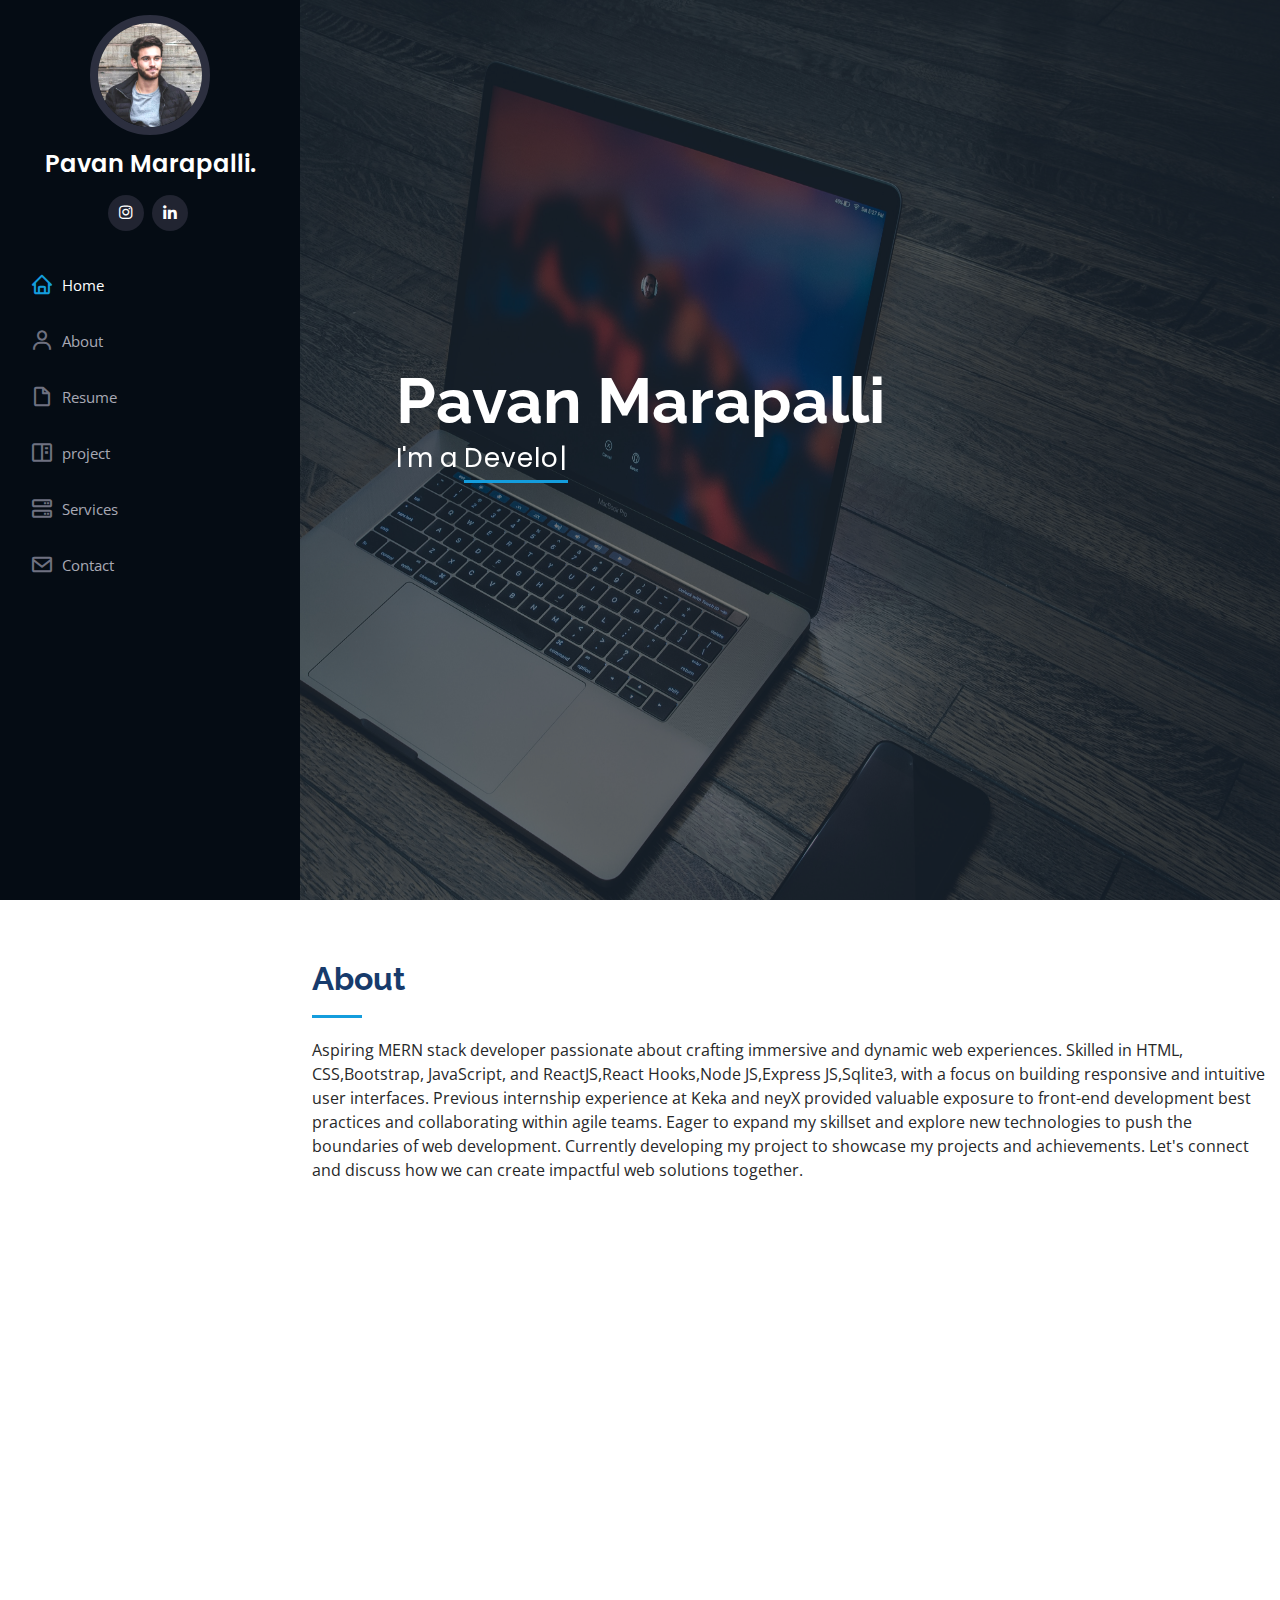
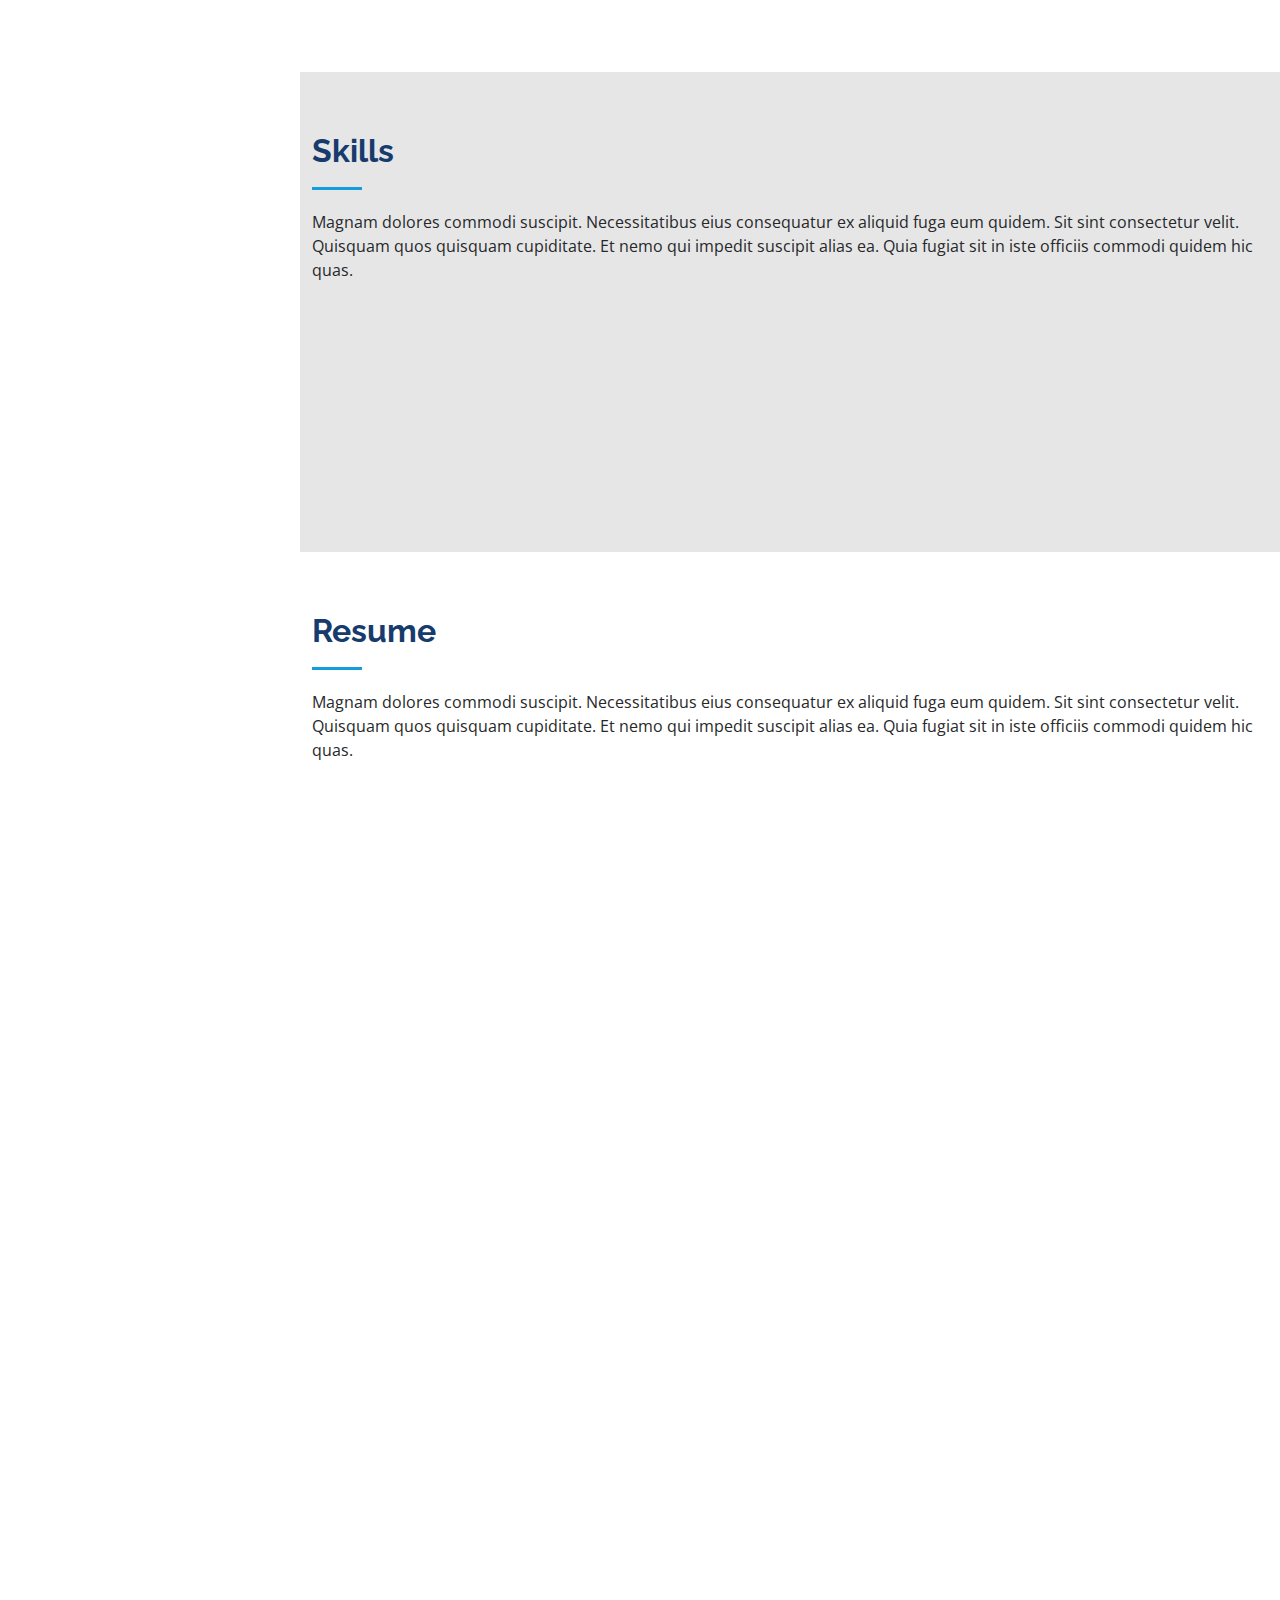
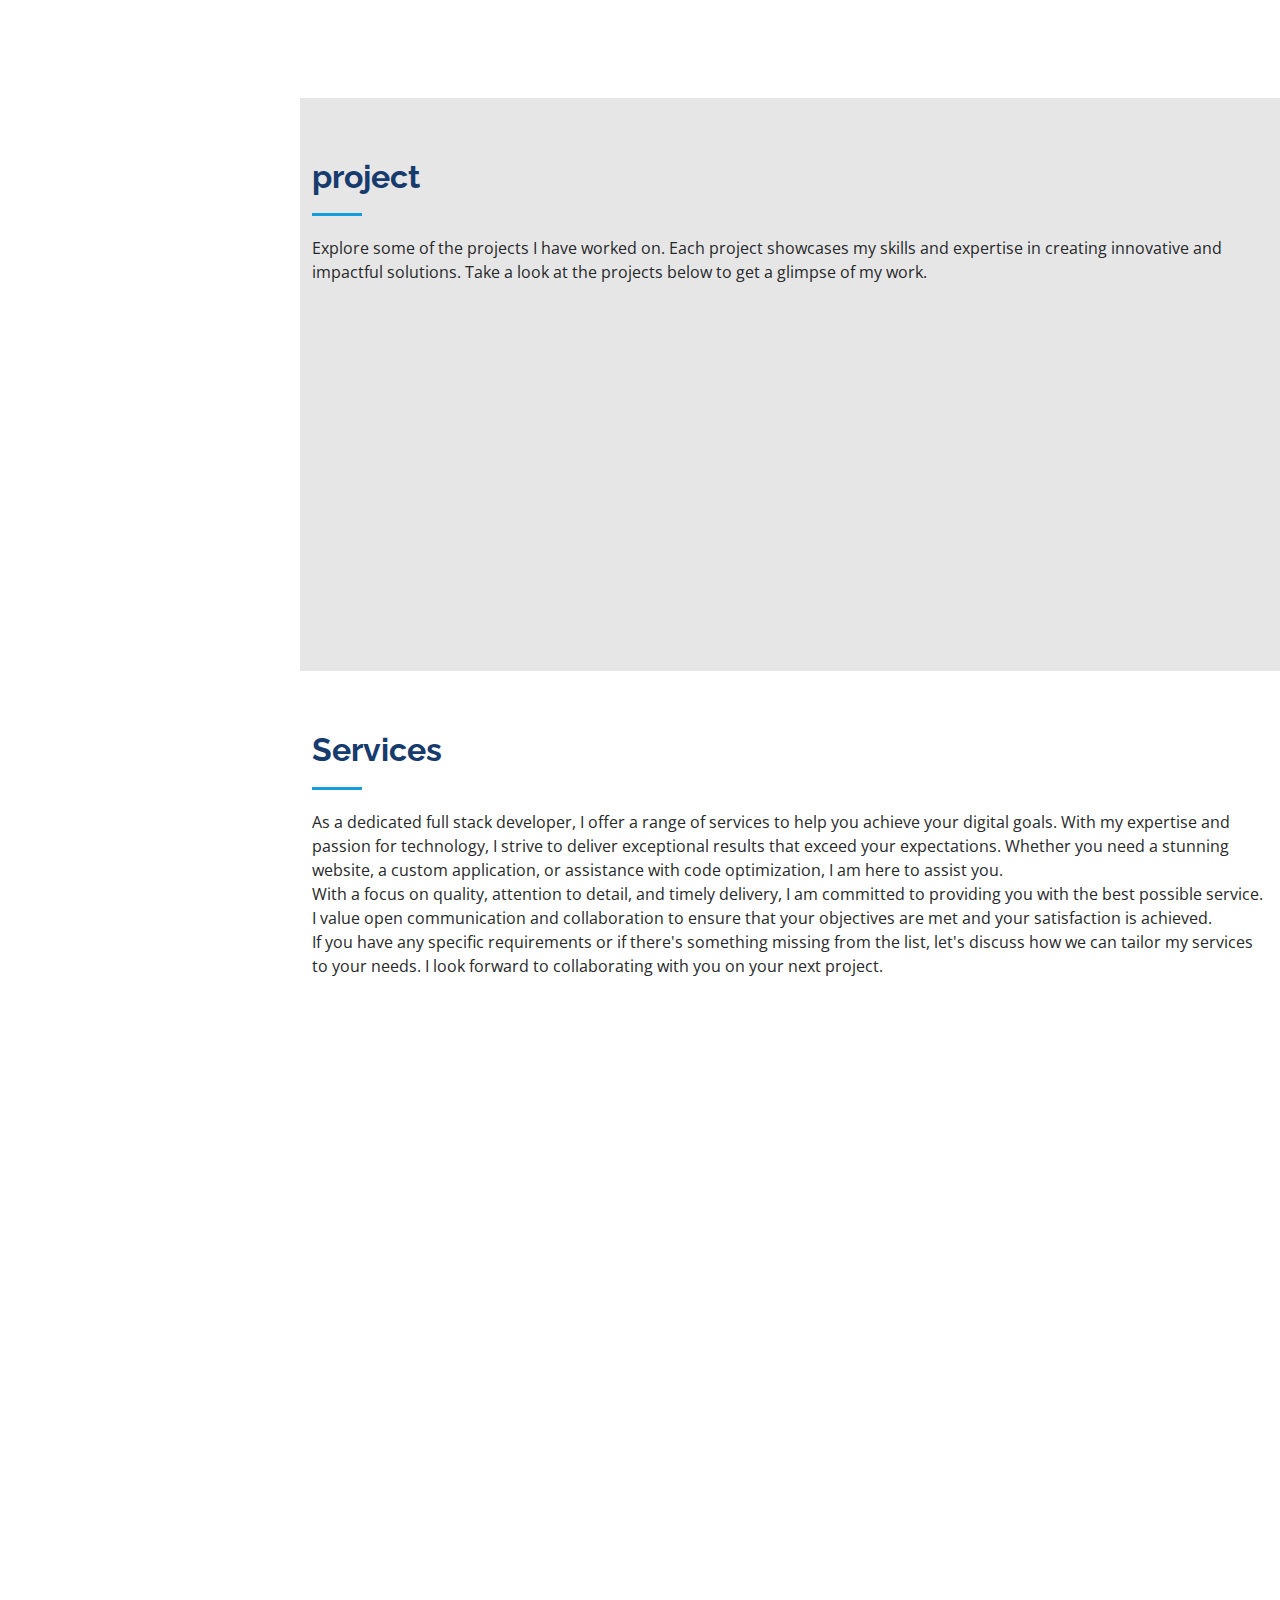
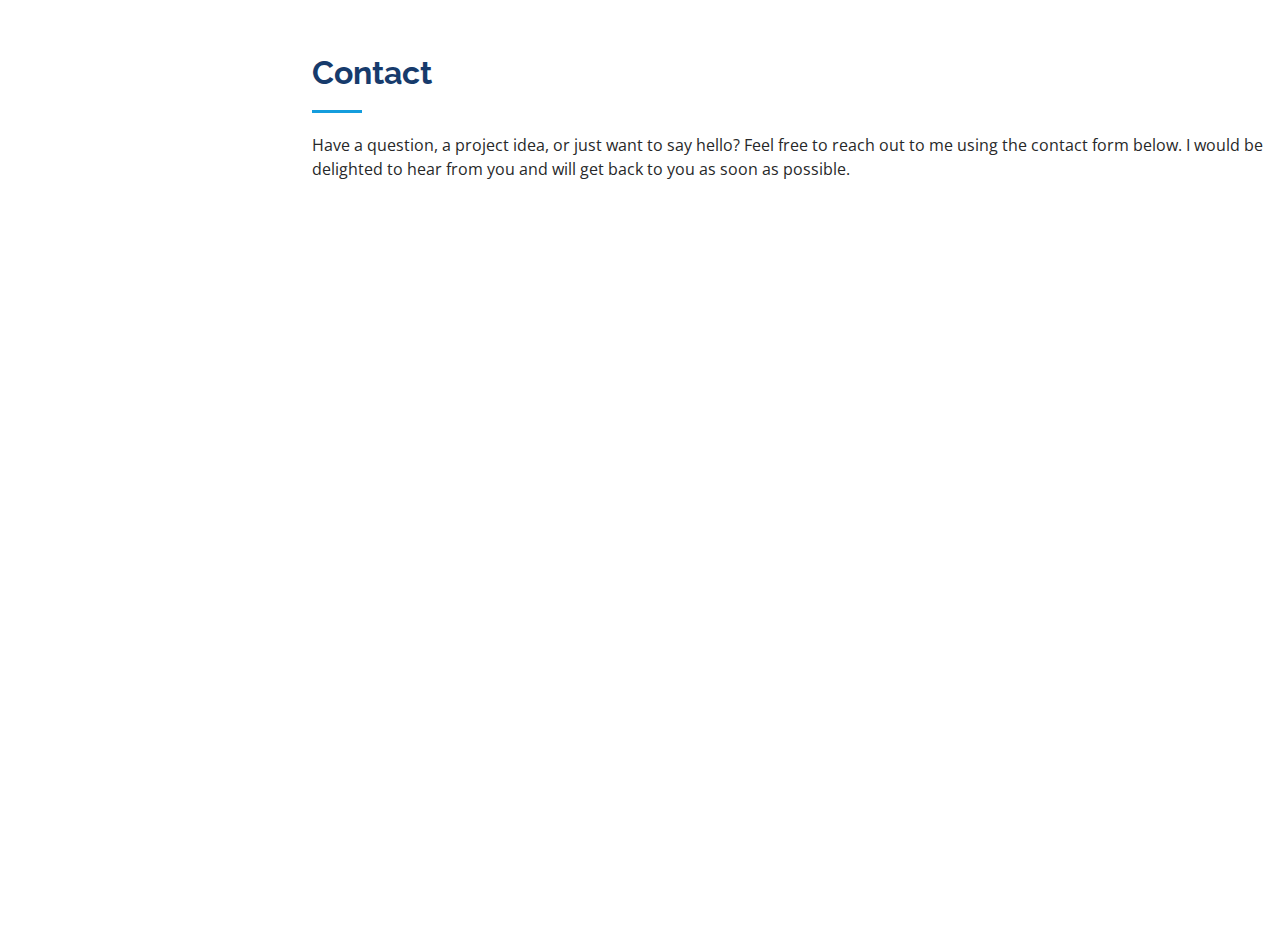
<file: index.html>
<!DOCTYPE html>
<html lang="en">
  <head>
    <meta charset="utf-8" />
    <meta content="width=device-width, initial-scale=1.0" name="viewport" />

    <title>Pavan Marapalli</title>
    <meta content="" name="description" />
    <meta content="" name="keywords" />

    <!-- Favicons -->
    <link href="assets/img/favicon.png" rel="icon" />
    <link href="assets/img/apple-touch-icon.png" rel="apple-touch-icon" />

    <!-- Google Fonts -->
    <link
      href="https://fonts.googleapis.com/css?family=Open+Sans:300,300i,400,400i,600,600i,700,700i|Raleway:300,300i,400,400i,500,500i,600,600i,700,700i|Poppins:300,300i,400,400i,500,500i,600,600i,700,700i"
      rel="stylesheet"
    />

    <!-- Vendor CSS Files -->
    <link href="assets/vendor/aos/aos.css" rel="stylesheet" />

    <link
      href="assets/vendor/bootstrap/css/bootstrap.min.css"
      rel="stylesheet"
    />
    <link
      href="assets/vendor/bootstrap-icons/bootstrap-icons.css"
      rel="stylesheet"
    />
    <link href="assets/vendor/boxicons/css/boxicons.min.css" rel="stylesheet" />
    <link
      href="assets/vendor/glightbox/css/glightbox.min.css"
      rel="stylesheet"
    />
    <link href="assets/vendor/swiper/swiper-bundle.min.css" rel="stylesheet" />

    <!-- Template Main CSS File -->
    <link href="assets/css/style.css" rel="stylesheet" />
  </head>

  <body>
    <!-- ======= Mobile nav toggle button ======= -->
    <i class="bi bi-list mobile-nav-toggle d-xl-none"></i>

    <!-- ======= Header ======= -->
    <header id="header">
      <div class="d-flex flex-column">
        <div class="profile">
          <img
            src="assets/img/profile-img.jpg"
            alt=""
            class="img-fluid rounded-circle"
          />
          <h1 class="text-light"><a href="index.html">Pavan Marapalli.</a></h1>
          <div class="social-links mt-3 text-center">
            <a href="#" class="instagram"><i class="bx bxl-instagram"></i></a>
            <a href="#" class="linkedin"><i class="bx bxl-linkedin"></i></a>
          </div>
        </div>

        <nav id="navbar" class="nav-menu navbar">
          <ul>
            <li>
              <a href="#hero" class="nav-link scrollto active"
                ><i class="bx bx-home"></i> <span>Home</span></a
              >
            </li>
            <li>
              <a href="#about" class="nav-link scrollto"
                ><i class="bx bx-user"></i> <span>About</span></a
              >
            </li>
            <li>
              <a href="#resume" class="nav-link scrollto"
                ><i class="bx bx-file-blank"></i> <span>Resume</span></a
              >
            </li>
            <li>
              <a href="#project" class="nav-link scrollto"
                ><i class="bx bx-book-content"></i> <span>project</span></a
              >
            </li>
            <li>
              <a href="#services" class="nav-link scrollto"
                ><i class="bx bx-server"></i> <span>Services</span></a
              >
            </li>
            <li>
              <a href="#contact" class="nav-link scrollto"
                ><i class="bx bx-envelope"></i> <span>Contact</span></a
              >
            </li>
          </ul>
        </nav>
        <!-- .nav-menu -->
      </div>
    </header>
    <!-- End Header -->

    <!-- ======= Hero Section ======= -->
    <section
      id="hero"
      class="d-flex flex-column justify-content-center align-items-center"
    >
      <div class="hero-container" data-aos="fade-in">
        <h1>Pavan Marapalli</h1>
        <p>
          I'm a
          <span
            class="typed"
            data-typed-items="Developer,Developer , Developer"
          ></span>
        </p>
      </div>
    </section>
    <!-- End Hero -->

    <main id="main">
      <!-- ======= About Section ======= -->
      <section id="about" class="about">
        <div class="container">
          <div class="section-title">
            <h2>About</h2>
            <p>
              Aspiring MERN stack developer passionate about crafting immersive
              and dynamic web experiences. Skilled in HTML, CSS,Bootstrap,
              JavaScript, and ReactJS,React Hooks,Node JS,Express JS,Sqlite3,
              with a focus on building responsive and intuitive user interfaces.
              Previous internship experience at Keka and neyX provided valuable
              exposure to front-end development best practices and collaborating
              within agile teams. Eager to expand my skillset and explore new
              technologies to push the boundaries of web development. Currently
              developing my project to showcase my projects and achievements.
              Let's connect and discuss how we can create impactful web
              solutions together.
            </p>
          </div>

          <div class="row">
            <div class="col-lg-4" data-aos="fade-right">
              <img src="assets/img/profile-img.jpg" class="img-fluid" alt="" />
            </div>
            <div class="col-lg-8 pt-4 pt-lg-0 content" data-aos="fade-left">
              <h3>UI/UX Designer &amp; Web Developer.</h3>
              <p class="fst-italic">
                Lorem ipsum dolor sit amet, consectetur adipiscing elit, sed do
                eiusmod tempor incididunt ut labore et dolore magna aliqua.
              </p>
              <div class="row">
                <div class="col-lg-6">
                  <ul>
                    <li>
                      <i class="bi bi-chevron-right"></i>
                      <strong>Birthday:</strong> <span>1 May 1995</span>
                    </li>
                    <li>
                      <i class="bi bi-chevron-right"></i>
                      <strong>Website:</strong> <span>www.example.com</span>
                    </li>
                    <li>
                      <i class="bi bi-chevron-right"></i>
                      <strong>Phone:</strong> <span>+123 456 7890</span>
                    </li>
                    <li>
                      <i class="bi bi-chevron-right"></i>
                      <strong>City:</strong> <span>New York, USA</span>
                    </li>
                  </ul>
                </div>
                <div class="col-lg-6">
                  <ul>
                    <li>
                      <i class="bi bi-chevron-right"></i> <strong>Age:</strong>
                      <span>30</span>
                    </li>
                    <li>
                      <i class="bi bi-chevron-right"></i>
                      <strong>Degree:</strong> <span>Master</span>
                    </li>
                    <li>
                      <i class="bi bi-chevron-right"></i>
                      <strong>PhEmailone:</strong>
                      <span>email@example.com</span>
                    </li>
                    <li>
                      <i class="bi bi-chevron-right"></i>
                      <strong>Freelance:</strong> <span>Available</span>
                    </li>
                  </ul>
                </div>
              </div>
              <p>
                Officiis eligendi itaque labore et dolorum mollitia officiis
                optio vero. Quisquam sunt adipisci omnis et ut. Nulla
                accusantium dolor incidunt officia tempore. Et eius omnis.
                Cupiditate ut dicta maxime officiis quidem quia. Sed et
                consectetur qui quia repellendus itaque neque. Aliquid amet
                quidem ut quaerat cupiditate. Ab et eum qui repellendus omnis
                culpa magni laudantium dolores.
              </p>
            </div>
          </div>
        </div>
      </section>
      <!-- End About Section -->

      <!-- ======= Facts Section ======= -->
      <!-- <section id="facts" class="facts">
        <div class="container">
          <div class="section-title">
            <h2>Facts</h2>
            <p>
              Magnam dolores commodi suscipit. Necessitatibus eius consequatur
              ex aliquid fuga eum quidem. Sit sint consectetur velit. Quisquam
              quos quisquam cupiditate. Et nemo qui impedit suscipit alias ea.
              Quia fugiat sit in iste officiis commodi quidem hic quas.
            </p>
          </div>

          <div class="row no-gutters">
            <div
              class="col-lg-3 col-md-6 d-md-flex align-items-md-stretch"
              data-aos="fade-up"
            >
              <div class="count-box">
                <i class="bi bi-emoji-smile"></i>
                <span
                  data-purecounter-start="0"
                  data-purecounter-end="232"
                  data-purecounter-duration="1"
                  class="purecounter"
                ></span>
                <p><strong>Happy Clients</strong> consequuntur quae</p>
              </div>
            </div>

            <div
              class="col-lg-3 col-md-6 d-md-flex align-items-md-stretch"
              data-aos="fade-up"
              data-aos-delay="100"
            >
              <div class="count-box">
                <i class="bi bi-journal-richtext"></i>
                <span
                  data-purecounter-start="0"
                  data-purecounter-end="521"
                  data-purecounter-duration="1"
                  class="purecounter"
                ></span>
                <p><strong>Projects</strong> adipisci atque cum quia aut</p>
              </div>
            </div>

            <div
              class="col-lg-3 col-md-6 d-md-flex align-items-md-stretch"
              data-aos="fade-up"
              data-aos-delay="200"
            >
              <div class="count-box">
                <i class="bi bi-headset"></i>
                <span
                  data-purecounter-start="0"
                  data-purecounter-end="1453"
                  data-purecounter-duration="1"
                  class="purecounter"
                ></span>
                <p><strong>Hours Of Support</strong> aut commodi quaerat</p>
              </div>
            </div>

            <div
              class="col-lg-3 col-md-6 d-md-flex align-items-md-stretch"
              data-aos="fade-up"
              data-aos-delay="300"
            >
              <div class="count-box">
                <i class="bi bi-people"></i>
                <span
                  data-purecounter-start="0"
                  data-purecounter-end="32"
                  data-purecounter-duration="1"
                  class="purecounter"
                ></span>
                <p><strong>Hard Workers</strong> rerum asperiores dolor</p>
              </div>
            </div>
          </div>
        </div>
      </section> -->
      <!-- End Facts Section -->

      <!-- ======= Skills Section ======= -->
      <section id="skills" class="skills section-bg">
        <div class="container">
          <div class="section-title">
            <h2>Skills</h2>
            <p>
              Magnam dolores commodi suscipit. Necessitatibus eius consequatur
              ex aliquid fuga eum quidem. Sit sint consectetur velit. Quisquam
              quos quisquam cupiditate. Et nemo qui impedit suscipit alias ea.
              Quia fugiat sit in iste officiis commodi quidem hic quas.
            </p>
          </div>

          <div class="row skills-content">
            <div class="col-lg-6" data-aos="fade-up">
              <div class="progress">
                <span class="skill">HTML <i class="val">100%</i></span>
                <div class="progress-bar-wrap">
                  <div
                    class="progress-bar"
                    role="progressbar"
                    aria-valuenow="100"
                    aria-valuemin="0"
                    aria-valuemax="100"
                  ></div>
                </div>
              </div>

              <div class="progress">
                <span class="skill">CSS <i class="val">90%</i></span>
                <div class="progress-bar-wrap">
                  <div
                    class="progress-bar"
                    role="progressbar"
                    aria-valuenow="90"
                    aria-valuemin="0"
                    aria-valuemax="100"
                  ></div>
                </div>
              </div>

              <div class="progress">
                <span class="skill">JavaScript <i class="val">75%</i></span>
                <div class="progress-bar-wrap">
                  <div
                    class="progress-bar"
                    role="progressbar"
                    aria-valuenow="75"
                    aria-valuemin="0"
                    aria-valuemax="100"
                  ></div>
                </div>
              </div>
            </div>

            <div class="col-lg-6" data-aos="fade-up" data-aos-delay="100">
              <div class="progress">
                <span class="skill">PHP <i class="val">80%</i></span>
                <div class="progress-bar-wrap">
                  <div
                    class="progress-bar"
                    role="progressbar"
                    aria-valuenow="80"
                    aria-valuemin="0"
                    aria-valuemax="100"
                  ></div>
                </div>
              </div>

              <div class="progress">
                <span class="skill">WordPress/CMS <i class="val">90%</i></span>
                <div class="progress-bar-wrap">
                  <div
                    class="progress-bar"
                    role="progressbar"
                    aria-valuenow="90"
                    aria-valuemin="0"
                    aria-valuemax="100"
                  ></div>
                </div>
              </div>

              <div class="progress">
                <span class="skill">Photoshop <i class="val">55%</i></span>
                <div class="progress-bar-wrap">
                  <div
                    class="progress-bar"
                    role="progressbar"
                    aria-valuenow="55"
                    aria-valuemin="0"
                    aria-valuemax="100"
                  ></div>
                </div>
              </div>
            </div>
          </div>
        </div>
      </section>
      <!-- End Skills Section -->

      <!-- ======= Resume Section ======= -->
      <section id="resume" class="resume">
        <div class="container">
          <div class="section-title">
            <h2>Resume</h2>
            <p>
              Magnam dolores commodi suscipit. Necessitatibus eius consequatur
              ex aliquid fuga eum quidem. Sit sint consectetur velit. Quisquam
              quos quisquam cupiditate. Et nemo qui impedit suscipit alias ea.
              Quia fugiat sit in iste officiis commodi quidem hic quas.
            </p>
          </div>

          <div class="row">
            <div class="col-lg-6" data-aos="fade-up">
              <h3 class="resume-title">Sumary</h3>
              <div class="resume-item pb-0">
                <h4>Alex Smith</h4>
                <p>
                  <em
                    >Innovative and deadline-driven Graphic Designer with 3+
                    years of experience designing and developing user-centered
                    digital/print marketing material from initial concept to
                    final, polished deliverable.</em
                  >
                </p>
                <ul>
                  <li>Portland par 127,Orlando, FL</li>
                  <li>(123) 456-7891</li>
                  <li>alice.barkley@example.com</li>
                </ul>
              </div>

              <h3 class="resume-title">Education</h3>
              <div class="resume-item">
                <h4>Master of Fine Arts &amp; Graphic Design</h4>
                <h5>2015 - 2016</h5>
                <p><em>Rochester Institute of Technology, Rochester, NY</em></p>
                <p>
                  Qui deserunt veniam. Et sed aliquam labore tempore sed
                  quisquam iusto autem sit. Ea vero voluptatum qui ut
                  dignissimos deleniti nerada porti sand markend
                </p>
              </div>
              <div class="resume-item">
                <h4>Bachelor of Fine Arts &amp; Graphic Design</h4>
                <h5>2010 - 2014</h5>
                <p><em>Rochester Institute of Technology, Rochester, NY</em></p>
                <p>
                  Quia nobis sequi est occaecati aut. Repudiandae et iusto quae
                  reiciendis et quis Eius vel ratione eius unde vitae rerum
                  voluptates asperiores voluptatem Earum molestiae consequatur
                  neque etlon sader mart dila
                </p>
              </div>
            </div>
            <div class="col-lg-6" data-aos="fade-up" data-aos-delay="100">
              <h3 class="resume-title">Professional Experience</h3>
              <div class="resume-item">
                <h4>Senior graphic design specialist</h4>
                <h5>2019 - Present</h5>
                <p><em>Experion, New York, NY </em></p>
                <ul>
                  <li>
                    Lead in the design, development, and implementation of the
                    graphic, layout, and production communication materials
                  </li>
                  <li>
                    Delegate tasks to the 7 members of the design team and
                    provide counsel on all aspects of the project.
                  </li>
                  <li>
                    Supervise the assessment of all graphic materials in order
                    to ensure quality and accuracy of the design
                  </li>
                  <li>
                    Oversee the efficient use of production project budgets
                    ranging from $2,000 - $25,000
                  </li>
                </ul>
              </div>
              <div class="resume-item">
                <h4>Graphic design specialist</h4>
                <h5>2017 - 2018</h5>
                <p><em>Stepping Stone Advertising, New York, NY</em></p>
                <ul>
                  <li>
                    Developed numerous marketing programs (logos,
                    brochures,infographics, presentations, and advertisements).
                  </li>
                  <li>
                    Managed up to 5 projects or tasks at a given time while
                    under pressure
                  </li>
                  <li>
                    Recommended and consulted with clients on the most
                    appropriate graphic design
                  </li>
                  <li>
                    Created 4+ design presentations and proposals a month for
                    clients and account managers
                  </li>
                </ul>
              </div>
            </div>
          </div>
        </div>
      </section>
      <!-- End Resume Section -->

      <!-- ======= project Section ======= -->
      <section id="project" class="project section-bg">
        <div class="container">
          <div class="section-title">
            <h2>project</h2>
            <p>
              Explore some of the projects I have worked on. Each project
              showcases my skills and expertise in creating innovative and
              impactful solutions. Take a look at the projects below to get a
              glimpse of my work.
            </p>
          </div>

          <div
            class="row project-container"
            data-aos="fade-up"
            data-aos-delay="100"
          >
            <div class="col-lg-4 col-md-6 project-item filter-app">
              <div class="project-wrap">
                <p>Title</p>
                <img
                  src="assets/img/project/project-1.jpg"
                  class="img-fluid"
                  alt=""
                />
                <div class="project-links">
                  <a href="project-details.html" title="More Details"
                    >Click here for more details</a
                  >
                </div>
              </div>
            </div>

            <div class="col-lg-4 col-md-6 project-item filter-web">
              <div class="project-wrap">
                <img
                  src="assets/img/project/project-2.jpg"
                  class="img-fluid"
                  alt=""
                />
                <div class="project-links">
                  <a
                    href="assets/img/project/project-2.jpg"
                    data-gallery="projectGallery"
                    class="project-lightbox"
                    title="Web 3"
                    ><i class="bx bx-plus"></i
                  ></a>
                  <a href="project-details.html" title="More Details"
                    ><i class="bx bx-link"></i
                  ></a>
                </div>
              </div>
            </div>

            <div class="col-lg-4 col-md-6 project-item filter-web">
              <div class="project-wrap">
                <img
                  src="assets/img/project/project-2.jpg"
                  class="img-fluid"
                  alt=""
                />
                <div class="project-links">
                  <a
                    href="assets/img/project/project-2.jpg"
                    data-gallery="projectGallery"
                    class="project-lightbox"
                    title="Web 3"
                    ><i class="bx bx-plus"></i
                  ></a>
                  <a href="project-details.html" title="More Details"
                    ><i class="bx bx-link"></i
                  ></a>
                </div>
              </div>
            </div>
          </div>
        </div>
      </section>
      <!-- End project Section -->

      <!-- ======= Services Section ======= -->
      <section id="services" class="services">
        <div class="container">
          <div class="section-title">
            <h2>Services</h2>
            <p>
              As a dedicated full stack developer, I offer a range of services
              to help you achieve your digital goals. With my expertise and
              passion for technology, I strive to deliver exceptional results
              that exceed your expectations. Whether you need a stunning
              website, a custom application, or assistance with code
              optimization, I am here to assist you.
            </p>
            <p>
              With a focus on quality, attention to detail, and timely delivery,
              I am committed to providing you with the best possible service. I
              value open communication and collaboration to ensure that your
              objectives are met and your satisfaction is achieved.
            </p>
            <p>
              If you have any specific requirements or if there's something
              missing from the list, let's discuss how we can tailor my services
              to your needs. I look forward to collaborating with you on your
              next project.
            </p>
          </div>

          <div class="row">
            <div class="col-lg-4 col-md-6 icon-box" data-aos="fade-up">
              <div class="icon"><i class="bi bi-file-person"></i></div>
              <h4 class="title"><a href="">project Development</a></h4>
              <p class="description">
                I offer professional project development services, creating
                visually appealing and functional projects that effectively
                showcase your skills and accomplishments.
              </p>
            </div>
            <div
              class="col-lg-4 col-md-6 icon-box"
              data-aos="fade-up"
              data-aos-delay="100"
            >
              <div class="icon"><i class="bi bi-bar-chart"></i></div>
              <h4 class="title"><a href="">MERN Application Upgrades</a></h4>
              <p class="description">
                I specialize in upgrading MERN (MongoDB, Express.js, React.js,
                Node.js) applications from older versions to the latest,
                ensuring compatibility, enhanced performance, and security.
              </p>
            </div>
            <div
              class="col-lg-4 col-md-6 icon-box"
              data-aos="fade-up"
              data-aos-delay="200"
            >
              <div class="icon"><i class="bi bi-gear"></i></div>
              <h4 class="title">
                <a href="">Full Stack services</a>
              </h4>
              <p class="description">
                I provide full stack application development services,
                leveraging my expertise in frontend and backend technologies to
                build robust and scalable web applications tailored to your
                specific requirements.
              </p>
            </div>
            <div
              class="col-lg-4 col-md-6 icon-box"
              data-aos="fade-up"
              data-aos-delay="300"
            >
              <div class="icon"><i class="bi bi-binoculars"></i></div>
              <h4 class="title"><a href="">Web Application Monitoring</a></h4>
              <p class="description">
                I offer web application monitoring services, ensuring the smooth
                operation, performance optimization, and proactive
                identification of potential issues or vulnerabilities.
              </p>
            </div>
            <div
              class="col-lg-4 col-md-6 icon-box"
              data-aos="fade-up"
              data-aos-delay="400"
            >
              <div class="icon"><i class="bi bi-brightness-high"></i></div>
              <h4 class="title">
                <a href="">Code Optimization </a>
              </h4>
              <p class="description">
                I specialize in code optimization for MERN applications to
                improve efficiency, speed, and maintainability, resulting in a
                better user experience.
              </p>
            </div>
            <div
              class="col-lg-4 col-md-6 icon-box"
              data-aos="fade-up"
              data-aos-delay="500"
            >
              <div class="icon"><i class="bi bi-body-text"></i></div>
              <h4 class="title"><a href="">Content Writing</a></h4>
              <p class="description">
                I provide content writing services for various purposes,
                including website content and blog posts, I can help convey your
                message effectively and engage your target audience.
              </p>
            </div>
          </div>
        </div>
      </section>
      <!-- End Services Section -->

      <!-- ======= Testimonials Section ======= -->
      <!-- <section id="testimonials" class="testimonials section-bg">
        <div class="container">
          <div class="section-title">
            <h2>Testimonials</h2>
            <p>
              Magnam dolores commodi suscipit. Necessitatibus eius consequatur
              ex aliquid fuga eum quidem. Sit sint consectetur velit. Quisquam
              quos quisquam cupiditate. Et nemo qui impedit suscipit alias ea.
              Quia fugiat sit in iste officiis commodi quidem hic quas.
            </p>
          </div>

          <div
            class="testimonials-slider swiper"
            data-aos="fade-up"
            data-aos-delay="100"
          >
            <div class="swiper-wrapper">
              <div class="swiper-slide">
                <div class="testimonial-item" data-aos="fade-up">
                  <p>
                    <i class="bx bxs-quote-alt-left quote-icon-left"></i>
                    Proin iaculis purus consequat sem cure digni ssim donec
                    porttitora entum suscipit rhoncus. Accusantium quam,
                    ultricies eget id, aliquam eget nibh et. Maecen aliquam,
                    risus at semper.
                    <i class="bx bxs-quote-alt-right quote-icon-right"></i>
                  </p>
                  <img
                    src="assets/img/testimonials/testimonials-1.jpg"
                    class="testimonial-img"
                    alt=""
                  />
                  <h3>Saul Goodman</h3>
                  <h4>Ceo &amp; Founder</h4>
                </div>
              </div>

              <div class="swiper-slide">
                <div
                  class="testimonial-item"
                  data-aos="fade-up"
                  data-aos-delay="100"
                >
                  <p>
                    <i class="bx bxs-quote-alt-left quote-icon-left"></i>
                    Export tempor illum tamen malis malis eram quae irure esse
                    labore quem cillum quid cillum eram malis quorum velit fore
                    eram velit sunt aliqua noster fugiat irure amet legam anim
                    culpa.
                    <i class="bx bxs-quote-alt-right quote-icon-right"></i>
                  </p>
                  <img
                    src="assets/img/testimonials/testimonials-2.jpg"
                    class="testimonial-img"
                    alt=""
                  />
                  <h3>Sara Wilsson</h3>
                  <h4>Designer</h4>
                </div>
              </div>

              <div class="swiper-slide">
                <div
                  class="testimonial-item"
                  data-aos="fade-up"
                  data-aos-delay="200"
                >
                  <p>
                    <i class="bx bxs-quote-alt-left quote-icon-left"></i>
                    Enim nisi quem export duis labore cillum quae magna enim
                    sint quorum nulla quem veniam duis minim tempor labore quem
                    eram duis noster aute amet eram fore quis sint minim.
                    <i class="bx bxs-quote-alt-right quote-icon-right"></i>
                  </p>
                  <img
                    src="assets/img/testimonials/testimonials-3.jpg"
                    class="testimonial-img"
                    alt=""
                  />
                  <h3>Jena Karlis</h3>
                  <h4>Store Owner</h4>
                </div>
              </div>

              <div class="swiper-slide">
                <div
                  class="testimonial-item"
                  data-aos="fade-up"
                  data-aos-delay="300"
                >
                  <p>
                    <i class="bx bxs-quote-alt-left quote-icon-left"></i>
                    Fugiat enim eram quae cillum dolore dolor amet nulla culpa
                    multos export minim fugiat minim velit minim dolor enim duis
                    veniam ipsum anim magna sunt elit fore quem dolore labore
                    illum veniam.
                    <i class="bx bxs-quote-alt-right quote-icon-right"></i>
                  </p>
                  <img
                    src="assets/img/testimonials/testimonials-4.jpg"
                    class="testimonial-img"
                    alt=""
                  />
                  <h3>Matt Brandon</h3>
                  <h4>Freelancer</h4>
                </div>
              </div>

              <div class="swiper-slide">
                <div
                  class="testimonial-item"
                  data-aos="fade-up"
                  data-aos-delay="400"
                >
                  <p>
                    <i class="bx bxs-quote-alt-left quote-icon-left"></i>
                    Quis quorum aliqua sint quem legam fore sunt eram irure
                    aliqua veniam tempor noster veniam enim culpa labore duis
                    sunt culpa nulla illum cillum fugiat legam esse veniam culpa
                    fore nisi cillum quid.
                    <i class="bx bxs-quote-alt-right quote-icon-right"></i>
                  </p>
                  <img
                    src="assets/img/testimonials/testimonials-5.jpg"
                    class="testimonial-img"
                    alt=""
                  />
                  <h3>John Larson</h3>
                  <h4>Entrepreneur</h4>
                </div>
              </div>
            </div>
            <div class="swiper-pagination"></div>
          </div>
        </div>
      </section> -->
      <!-- End Testimonials Section -->

      <!-- ======= Contact Section ======= -->
      <section id="contact" class="contact">
        <div class="container">
          <div class="section-title">
            <h2>Contact</h2>
            <p>
              Have a question, a project idea, or just want to say hello? Feel
              free to reach out to me using the contact form below. I would be
              delighted to hear from you and will get back to you as soon as
              possible.
            </p>
          </div>

          <div class="row" data-aos="fade-in">
            <div class="col-lg-5 d-flex align-items-stretch">
              <div class="info">
                <div class="address">
                  <i class="bi bi-geo-alt"></i>
                  <h4>Location:</h4>
                  <p>
                    Godhavarikhani,Ramagundam-Peddapalli district, Telangana
                  </p>
                </div>

                <div class="email">
                  <i class="bi bi-envelope"></i>
                  <h4>Email:</h4>
                  <p>pavanmarapalli171862@gmail.com</p>
                </div>

                <!-- <div class="phone">
                  <i class="bi bi-phone"></i>
                  <h4>Call:</h4>
                  <p>8179769162</p>
                </div> -->

                <div>
                  <img
                    style="border: 0; width: 100%; height: 290px"
                    src="./assets/img/1.png"
                  />
                </div>
              </div>
            </div>

            <div class="col-lg-7 mt-5 mt-lg-0 d-flex align-items-stretch">
              <form class="php-email-form">
                <div class="row">
                  <div class="form-group col-md-6">
                    <label for="name">Your Name</label>
                    <input
                      type="text"
                      name="name"
                      class="form-control"
                      id="name"
                      required
                    />
                  </div>
                  <div class="form-group col-md-6">
                    <label for="name">Your Email</label>
                    <input
                      type="email"
                      class="form-control"
                      name="email"
                      id="email"
                      required
                    />
                  </div>
                </div>
                <div class="form-group">
                  <label for="name">Subject</label>
                  <input
                    type="text"
                    class="form-control"
                    name="subject"
                    id="subject"
                    required
                  />
                </div>
                <div class="form-group">
                  <label for="name">Message</label>
                  <textarea
                    class="form-control"
                    name="message"
                    rows="10"
                    required
                  ></textarea>
                </div>
                <div class="my-3">
                  <div class="loading">Loading</div>
                  <div class="error-message"></div>
                  <div class="sent-message">
                    Your message has been sent. Thank you!
                  </div>
                </div>
                <div class="text-center">
                  <button type="submit">Send Message</button>
                </div>
              </form>
            </div>
          </div>
        </div>
      </section>
      <!-- End Contact Section -->
    </main>
    <!-- End #main -->

    <a
      href="#"
      class="back-to-top d-flex align-items-center justify-content-center"
      ><i class="bi bi-arrow-up-short"></i
    ></a>

    <!-- Vendor JS Files -->
    <script src="assets/vendor/purecounter/purecounter_vanilla.js"></script>
    <script src="assets/vendor/aos/aos.js"></script>
    <script src="assets/vendor/bootstrap/js/bootstrap.bundle.min.js"></script>
    <script src="assets/vendor/glightbox/js/glightbox.min.js"></script>
    <script src="assets/vendor/isotope-layout/isotope.pkgd.min.js"></script>
    <script src="assets/vendor/swiper/swiper-bundle.min.js"></script>
    <script src="assets/vendor/typed.js/typed.min.js"></script>
    <script src="assets/vendor/waypoints/noframework.waypoints.js"></script>
    <script src="assets/vendor/php-email-form/validate.js"></script>

    <!-- Template Main JS File -->
    <script src="assets/js/main.js"></script>
  </body>
</html>
</file>
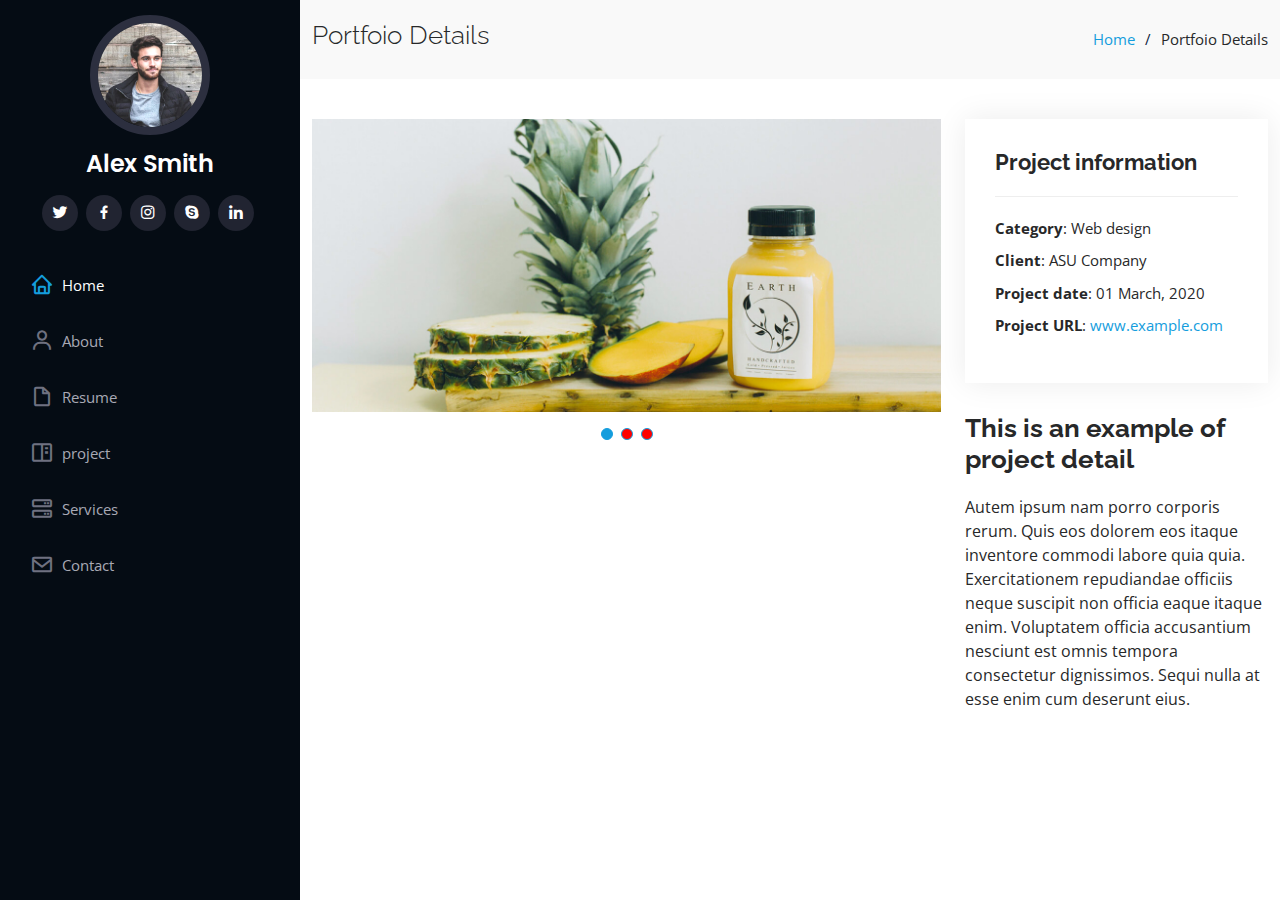
<file: project-details.html>
<!DOCTYPE html>
<html lang="en">
  <head>
    <meta charset="utf-8" />
    <meta content="width=device-width, initial-scale=1.0" name="viewport" />

    <title>project Details - iproject Bootstrap Template</title>
    <meta content="" name="description" />
    <meta content="" name="keywords" />

    <!-- Favicons -->
    <link href="assets/img/favicon.png" rel="icon" />
    <link href="assets/img/apple-touch-icon.png" rel="apple-touch-icon" />

    <!-- Google Fonts -->
    <link
      href="https://fonts.googleapis.com/css?family=Open+Sans:300,300i,400,400i,600,600i,700,700i|Raleway:300,300i,400,400i,500,500i,600,600i,700,700i|Poppins:300,300i,400,400i,500,500i,600,600i,700,700i"
      rel="stylesheet"
    />

    <!-- Vendor CSS Files -->
    <link href="assets/vendor/aos/aos.css" rel="stylesheet" />
    <link
      href="assets/vendor/bootstrap/css/bootstrap.min.css"
      rel="stylesheet"
    />
    <link
      href="assets/vendor/bootstrap-icons/bootstrap-icons.css"
      rel="stylesheet"
    />
    <link href="assets/vendor/boxicons/css/boxicons.min.css" rel="stylesheet" />
    <link
      href="assets/vendor/glightbox/css/glightbox.min.css"
      rel="stylesheet"
    />
    <link href="assets/vendor/swiper/swiper-bundle.min.css" rel="stylesheet" />

    <!-- Template Main CSS File -->
    <link href="assets/css/style.css" rel="stylesheet" />

    <!-- =======================================================
  * Template Name: iproject
  * Updated: Mar 10 2023 with Bootstrap v5.2.3
  * Template URL: https://bootstrapmade.com/iproject-bootstrap-project-websites-template/
  * Author: BootstrapMade.com
  * License: https://bootstrapmade.com/license/
  ======================================================== -->
  </head>

  <body>
    <!-- ======= Mobile nav toggle button ======= -->
    <i class="bi bi-list mobile-nav-toggle d-xl-none"></i>

    <!-- ======= Header ======= -->
    <header id="header">
      <div class="d-flex flex-column">
        <div class="profile">
          <img
            src="assets/img/profile-img.jpg"
            alt=""
            class="img-fluid rounded-circle"
          />
          <h1 class="text-light"><a href="index.html">Alex Smith</a></h1>
          <div class="social-links mt-3 text-center">
            <a href="#" class="twitter"><i class="bx bxl-twitter"></i></a>
            <a href="#" class="facebook"><i class="bx bxl-facebook"></i></a>
            <a href="#" class="instagram"><i class="bx bxl-instagram"></i></a>
            <a href="#" class="google-plus"><i class="bx bxl-skype"></i></a>
            <a href="#" class="linkedin"><i class="bx bxl-linkedin"></i></a>
          </div>
        </div>

        <nav id="navbar" class="nav-menu navbar">
          <ul>
            <li>
              <a href="#hero" class="nav-link scrollto active"
                ><i class="bx bx-home"></i> <span>Home</span></a
              >
            </li>
            <li>
              <a href="#about" class="nav-link scrollto"
                ><i class="bx bx-user"></i> <span>About</span></a
              >
            </li>
            <li>
              <a href="#resume" class="nav-link scrollto"
                ><i class="bx bx-file-blank"></i> <span>Resume</span></a
              >
            </li>
            <li>
              <a href="#project" class="nav-link scrollto"
                ><i class="bx bx-book-content"></i> <span>project</span></a
              >
            </li>
            <li>
              <a href="#services" class="nav-link scrollto"
                ><i class="bx bx-server"></i> <span>Services</span></a
              >
            </li>
            <li>
              <a href="#contact" class="nav-link scrollto"
                ><i class="bx bx-envelope"></i> <span>Contact</span></a
              >
            </li>
          </ul>
        </nav>
        <!-- .nav-menu -->
      </div>
    </header>
    <!-- End Header -->

    <main id="main">
      <!-- ======= Breadcrumbs ======= -->
      <section id="breadcrumbs" class="breadcrumbs">
        <div class="container">
          <div class="d-flex justify-content-between align-items-center">
            <h2>Portfoio Details</h2>
            <ol>
              <li><a href="index.html">Home</a></li>
              <li>Portfoio Details</li>
            </ol>
          </div>
        </div>
      </section>
      <!-- End Breadcrumbs -->

      <!-- ======= project Details Section ======= -->
      <section id="project-details" class="project-details">
        <div class="container">
          <div class="row gy-4">
            <div class="col-lg-8">
              <div class="project-details-slider swiper">
                <div class="swiper-wrapper align-items-center">
                  <div class="swiper-slide">
                    <img
                      src="assets/img/project/project-details-1.jpg"
                      alt=""
                    />
                  </div>

                  <div class="swiper-slide">
                    <img
                      src="assets/img/project/project-details-2.jpg"
                      alt=""
                    />
                  </div>

                  <div class="swiper-slide">
                    <img
                      src="assets/img/project/project-details-3.jpg"
                      alt=""
                    />
                  </div>
                </div>
                <div class="swiper-pagination"></div>
              </div>
            </div>

            <div class="col-lg-4">
              <div class="project-info">
                <h3>Project information</h3>
                <ul>
                  <li><strong>Category</strong>: Web design</li>
                  <li><strong>Client</strong>: ASU Company</li>
                  <li><strong>Project date</strong>: 01 March, 2020</li>
                  <li>
                    <strong>Project URL</strong>:
                    <a href="#">www.example.com</a>
                  </li>
                </ul>
              </div>
              <div class="project-description">
                <h2>This is an example of project detail</h2>
                <p>
                  Autem ipsum nam porro corporis rerum. Quis eos dolorem eos
                  itaque inventore commodi labore quia quia. Exercitationem
                  repudiandae officiis neque suscipit non officia eaque itaque
                  enim. Voluptatem officia accusantium nesciunt est omnis
                  tempora consectetur dignissimos. Sequi nulla at esse enim cum
                  deserunt eius.
                </p>
              </div>
            </div>
          </div>
        </div>
      </section>
      <!-- End project Details Section -->
    </main>
    <!-- End #main -->

    <a
      href="#"
      class="back-to-top d-flex align-items-center justify-content-center"
      ><i class="bi bi-arrow-up-short"></i
    ></a>

    <!-- Vendor JS Files -->
    <script src="assets/vendor/purecounter/purecounter_vanilla.js"></script>
    <script src="assets/vendor/aos/aos.js"></script>
    <script src="assets/vendor/bootstrap/js/bootstrap.bundle.min.js"></script>
    <script src="assets/vendor/glightbox/js/glightbox.min.js"></script>
    <script src="assets/vendor/isotope-layout/isotope.pkgd.min.js"></script>
    <script src="assets/vendor/swiper/swiper-bundle.min.js"></script>
    <script src="assets/vendor/typed.js/typed.min.js"></script>
    <script src="assets/vendor/waypoints/noframework.waypoints.js"></script>
    <script src="assets/vendor/php-email-form/validate.js"></script>

    <!-- Template Main JS File -->
    <script src="assets/js/main.js"></script>
  </body>
</html>
</file>
<file: assets/css/style.css>
/**
* Template Name: iproject
* Updated: Mar 10 2023 with Bootstrap v5.2.3
* Template URL: https://bootstrapmade.com/iproject-bootstrap-project-websites-template/
* Author: BootstrapMade.com
* License: https://bootstrapmade.com/license/
*/

/*--------------------------------------------------------------
# General
--------------------------------------------------------------*/
body {
  font-family: "Open Sans", sans-serif;
  color: #272829;
  scrollbar-width: none; /* Firefox */
  -ms-overflow-style: none; /* Internet Explorer 10+ */
}

body::-webkit-scrollbar {
  display: none; /* Chrome, Safari, and Opera */
}

a {
  color: #149ddd;
  text-decoration: none;
}

a:hover {
  color: #37b3ed;
  text-decoration: none;
}

h1,
h2,
h3,
h4,
h5,
h6 {
  font-family: "Raleway", sans-serif;
}

/*--------------------------------------------------------------
# Back to top button
--------------------------------------------------------------*/
.back-to-top {
  position: fixed;
  visibility: hidden;
  opacity: 0;
  right: 15px;
  bottom: 15px;
  z-index: 996;
  background: #149ddd;
  width: 40px;
  height: 40px;
  border-radius: 50px;
  transition: all 0.4s;
}

.back-to-top i {
  font-size: 28px;
  color: #fff;
  line-height: 0;
}

.back-to-top:hover {
  background: #2eafec;
  color: #fff;
}

.back-to-top.active {
  visibility: visible;
  opacity: 1;
}

/*--------------------------------------------------------------
# Header
--------------------------------------------------------------*/
#header {
  position: fixed;
  top: 0;
  left: 0;
  bottom: 0;
  width: 300px;
  transition: all ease-in-out 0.5s;
  z-index: 9997;
  transition: all 0.5s;
  padding: 0 15px;
  background: #050c14;
  overflow-y: auto;
}

#header .profile img {
  margin: 15px auto;
  display: block;
  width: 120px;
  border: 8px solid #2c2f3f;
}

#header .profile h1 {
  font-size: 24px;
  margin: 0;
  padding: 0;
  font-weight: 600;
  -moz-text-align-last: center;
  text-align-last: center;
  font-family: "Poppins", sans-serif;
}

#header .profile h1 a,
#header .profile h1 a:hover {
  color: #fff;
  text-decoration: none;
}

#header .profile .social-links a {
  font-size: 18px;
  display: inline-block;
  background: #212431;
  color: #fff;
  line-height: 1;
  padding: 8px 0;
  margin-right: 4px;
  border-radius: 50%;
  text-align: center;
  width: 36px;
  height: 36px;
  transition: 0.3s;
}

#header .profile .social-links a:hover {
  background: #149ddd;
  color: #fff;
  text-decoration: none;
}

#main {
  margin-left: 300px;
}

@media (max-width: 1199px) {
  #header {
    left: -300px;
  }

  #main {
    margin-left: 0;
  }
}

/*--------------------------------------------------------------
# Navigation Menu
--------------------------------------------------------------*/
/* Desktop Navigation */
.nav-menu {
  padding: 30px 0 0 0;
}

.nav-menu * {
  margin: 0;
  padding: 0;
  list-style: none;
}

.nav-menu > ul > li {
  position: relative;
  white-space: nowrap;
}

.nav-menu a,
.nav-menu a:focus {
  display: flex;
  align-items: center;
  color: #a8a9b4;
  padding: 12px 15px;
  margin-bottom: 8px;
  transition: 0.3s;
  font-size: 15px;
}

.nav-menu a i,
.nav-menu a:focus i {
  font-size: 24px;
  padding-right: 8px;
  color: #6f7180;
}

.nav-menu a:hover,
.nav-menu .active,
.nav-menu .active:focus,
.nav-menu li:hover > a {
  text-decoration: none;
  color: #fff;
}

.nav-menu a:hover i,
.nav-menu .active i,
.nav-menu .active:focus i,
.nav-menu li:hover > a i {
  color: #149ddd;
}

/* Mobile Navigation */
.mobile-nav-toggle {
  position: fixed;
  right: 15px;
  top: 15px;
  z-index: 9998;
  border: 0;
  font-size: 24px;
  transition: all 0.4s;
  outline: none !important;
  background-color: #149ddd;
  color: #fff;
  width: 40px;
  height: 40px;
  display: inline-flex;
  align-items: center;
  justify-content: center;
  line-height: 0;
  border-radius: 50px;
  cursor: pointer;
}

.mobile-nav-active {
  overflow: hidden;
}

.mobile-nav-active #header {
  left: 0;
}

/*--------------------------------------------------------------
# Hero Section
--------------------------------------------------------------*/
#hero {
  width: 100%;
  height: 100vh;
  background: url("../img/hero-bg.jpg") top center;
  background-size: 100% 120%;
  background-repeat: no-repeat;
}

#hero:before {
  content: "";
  background: rgba(5, 13, 24, 0.5);
  position: absolute;
  bottom: 0;
  top: 0;
  left: 0;
  right: 0;
  z-index: 1;
}

#hero .hero-container {
  position: relative;
  z-index: 2;
  min-width: 300px;
}

#hero h1 {
  margin: 0 0 10px 0;
  font-size: 64px;
  font-weight: 700;
  line-height: 56px;
  color: #fff;
}

#hero p {
  color: #fff;
  margin-bottom: 50px;
  font-size: 26px;
  font-family: "Poppins", sans-serif;
}

#hero p span {
  color: #fff;
  padding-bottom: 4px;
  letter-spacing: 1px;
  border-bottom: 3px solid #149ddd;
}

@media (min-width: 1024px) {
  #hero {
    background-attachment: fixed;
  }
}

@media (max-width: 768px) {
  #hero h1 {
    font-size: 28px;
    line-height: 36px;
  }

  #hero h2 {
    font-size: 18px;
    line-height: 24px;
    margin-bottom: 30px;
  }
}

/*--------------------------------------------------------------
# Sections General
--------------------------------------------------------------*/
section {
  padding: 60px 0;
  overflow: hidden;
}

.section-bg {
  background: rgb(5, 12, 20, 0.1);
}

.section-title {
  padding-bottom: 30px;
}

.section-title h2 {
  font-size: 32px;
  font-weight: bold;
  margin-bottom: 20px;
  padding-bottom: 20px;
  position: relative;
  color: #173b6c;
}

.section-title h2::after {
  content: "";
  position: absolute;
  display: block;
  width: 50px;
  height: 3px;
  background: #149ddd;
  bottom: 0;
  left: 0;
}

.section-title p {
  margin-bottom: 0;
}

/*--------------------------------------------------------------
# About
--------------------------------------------------------------*/
.about .content h3 {
  font-weight: 700;
  font-size: 26px;
  color: #173b6c;
}

.about .content ul {
  list-style: none;
  padding: 0;
}

.about .content ul li {
  margin-bottom: 20px;
  display: flex;
  align-items: center;
}

.about .content ul strong {
  margin-right: 10px;
}

.about .content ul i {
  font-size: 16px;
  margin-right: 5px;
  color: #149ddd;
  line-height: 0;
}

.about .content p:last-child {
  margin-bottom: 0;
}

/*--------------------------------------------------------------
# Facts
--------------------------------------------------------------*/
.facts {
  padding-bottom: 30px;
}

.facts .count-box {
  padding: 30px;
  width: 100%;
}

.facts .count-box i {
  display: block;
  font-size: 44px;
  color: #149ddd;
  float: left;
  line-height: 0;
}

.facts .count-box span {
  font-size: 48px;
  line-height: 40px;
  display: block;
  font-weight: 700;
  color: #050d18;
  margin-left: 60px;
}

.facts .count-box p {
  padding: 15px 0 0 0;
  margin: 0 0 0 60px;
  font-family: "Raleway", sans-serif;
  font-size: 14px;
  color: #122f57;
}

.facts .count-box a {
  font-weight: 600;
  display: block;
  margin-top: 20px;
  color: #122f57;
  font-size: 15px;
  font-family: "Poppins", sans-serif;
  transition: ease-in-out 0.3s;
}

.facts .count-box a:hover {
  color: #1f5297;
}

/*--------------------------------------------------------------
# Akills
--------------------------------------------------------------*/
.skills .progress {
  height: 60px;
  display: block;
  background: none;
  border-radius: 0;
}

.skills .progress .skill {
  padding: 0;
  margin: 0 0 6px 0;
  text-transform: uppercase;
  display: block;
  font-weight: 600;
  font-family: "Poppins", sans-serif;
  color: #050d18;
}

.skills .progress .skill .val {
  float: right;
  font-style: normal;
}

.skills .progress-bar-wrap {
  background: #dce8f8;
  height: 10px;
}

.skills .progress-bar {
  width: 1px;
  height: 10px;
  transition: 0.9s;
  background-color: #149ddd;
}

/*--------------------------------------------------------------
# Resume
--------------------------------------------------------------*/
.resume .resume-title {
  font-size: 26px;
  font-weight: 700;
  margin-top: 20px;
  margin-bottom: 20px;
  color: #050d18;
}

.resume .resume-item {
  padding: 0 0 20px 20px;
  margin-top: -2px;
  border-left: 2px solid #1f5297;
  position: relative;
}

.resume .resume-item h4 {
  line-height: 18px;
  font-size: 18px;
  font-weight: 600;
  text-transform: uppercase;
  font-family: "Poppins", sans-serif;
  color: #050d18;
  margin-bottom: 10px;
}

.resume .resume-item h5 {
  font-size: 16px;
  background: #e4edf9;
  padding: 5px 15px;
  display: inline-block;
  font-weight: 600;
  margin-bottom: 10px;
}

.resume .resume-item ul {
  padding-left: 20px;
}

.resume .resume-item ul li {
  padding-bottom: 10px;
}

.resume .resume-item:last-child {
  padding-bottom: 0;
}

.resume .resume-item::before {
  content: "";
  position: absolute;
  width: 16px;
  height: 16px;
  border-radius: 50px;
  left: -9px;
  top: 0;
  background: #fff;
  border: 2px solid #1f5297;
}

/*--------------------------------------------------------------
# project
--------------------------------------------------------------*/
.project .project-item {
  margin-bottom: 30px;
}

.project #project-flters {
  padding: 0;
  margin: 0 auto 35px auto;
  list-style: none;
  text-align: center;
  background: #fff;
  border-radius: 50px;
  padding: 2px 15px;
}

.project #project-flters li {
  cursor: pointer;
  display: inline-block;
  padding: 10px 15px 8px 15px;
  font-size: 14px;
  font-weight: 600;
  line-height: 1;
  text-transform: uppercase;
  color: #272829;
  margin-bottom: 5px;
  transition: all 0.3s ease-in-out;
}

.project #project-flters li:hover,
.project #project-flters li.filter-active {
  color: #149ddd;
}

.project #project-flters li:last-child {
  margin-right: 0;
}

.project .project-wrap {
  transition: 0.3s;
  position: relative;
  overflow: hidden;
  z-index: 1;
}

.project .project-wrap::before {
  content: "";
  background: rgb(14, 36, 66, 0.7);
  position: absolute;
  left: 0;
  right: 0;
  top: 0;
  bottom: 0;
  transition: all ease-in-out 0.3s;
  z-index: 2;
  opacity: 0;
}

.project .project-wrap .project-links {
  opacity: 1;
  left: 0;
  right: 0;
  bottom: -60px;
  z-index: 3;
  position: absolute;
  transition: all ease-in-out 0.3s;
  display: flex;
  justify-content: center;
}

.project .project-wrap .project-links a {
  color: #fff;
  font-size: 28px;
  text-align: center;
  background: #042449;
  transition: 0.3s;
  width: 100%;
}

.project .project-wrap .project-links a:hover {
  background: rgb(4, 36, 73, 0.5);
}

.project .project-wrap .project-links a + a {
  border-left: 1px solid #37b3ed;
}

.project .project-wrap:hover::before {
  top: 0;
  left: 0;
  right: 0;
  bottom: 0;
  opacity: 1;
}

.project .project-wrap:hover .project-links {
  opacity: 1;
  bottom: 0;
}

/*--------------------------------------------------------------
# project Details
--------------------------------------------------------------*/
.project-details {
  padding-top: 40px;
}

.project-details .project-details-slider img {
  width: 100%;
}

.project-details .project-details-slider .swiper-pagination {
  margin-top: 20px;
  position: relative;
}

.project-details
  .project-details-slider
  .swiper-pagination
  .swiper-pagination-bullet {
  width: 12px;
  height: 12px;
  /* changed */
  background-color: red;
  opacity: 1;
  border: 1px solid #149ddd;
}

.project-details
  .project-details-slider
  .swiper-pagination
  .swiper-pagination-bullet-active {
  background-color: #149ddd;
}

.project-details .project-info {
  padding: 30px;
  box-shadow: 0px 0 30px rgba(5, 13, 24, 0.08);
}

.project-details .project-info h3 {
  font-size: 22px;
  font-weight: 700;
  margin-bottom: 20px;
  padding-bottom: 20px;
  border-bottom: 1px solid #eee;
}

.project-details .project-info ul {
  list-style: none;
  padding: 0;
  font-size: 15px;
}

.project-details .project-info ul li + li {
  margin-top: 10px;
}

.project-details .project-description {
  padding-top: 30px;
}

.project-details .project-description h2 {
  font-size: 26px;
  font-weight: 700;
  margin-bottom: 20px;
}

.project-details .project-description p {
  padding: 0;
}

/*--------------------------------------------------------------
# Services
--------------------------------------------------------------*/
.services .icon-box {
  margin-bottom: 20px;
}

.services .icon {
  float: left;
  display: flex;
  align-items: center;
  justify-content: center;
  width: 54px;
  height: 54px;
  background: #042449;
  border-radius: 50%;
  transition: 0.5s;
  border: 1px solid #042449;
}

.services .icon i {
  color: #fff;
  font-size: 24px;
  line-height: 0;
}

.services .icon-box:hover .icon {
  background: #fff;
}

.services .icon-box:hover .icon i {
  color: #042449;
}

.services .title {
  margin-left: 80px;
  font-weight: 700;
  margin-bottom: 15px;
  font-size: 18px;
}

.services .title a {
  color: #343a40;
}

.services .title a:hover {
  color: #042449;
}

.services .description {
  margin-left: 80px;
  line-height: 24px;
  font-size: 14px;
}

/*--------------------------------------------------------------
# Testimonials
--------------------------------------------------------------*/
.testimonials .testimonials-carousel,
.testimonials .testimonials-slider {
  overflow: hidden;
}

.testimonials .testimonial-item {
  box-sizing: content-box;
  text-align: center;
  min-height: 320px;
}

.testimonials .testimonial-item .testimonial-img {
  width: 90px;
  border-radius: 50%;
  margin: 0 auto;
}

.testimonials .testimonial-item h3 {
  font-size: 18px;
  font-weight: bold;
  margin: 10px 0 5px 0;
  color: #111;
}

.testimonials .testimonial-item h4 {
  font-size: 14px;
  color: #999;
  margin: 0;
}

.testimonials .testimonial-item .quote-icon-left,
.testimonials .testimonial-item .quote-icon-right {
  color: #c3e8fa;
  font-size: 26px;
}

.testimonials .testimonial-item .quote-icon-left {
  display: inline-block;
  left: -5px;
  position: relative;
}

.testimonials .testimonial-item .quote-icon-right {
  display: inline-block;
  right: -5px;
  position: relative;
  top: 10px;
}

.testimonials .testimonial-item p {
  font-style: italic;
  margin: 0 15px 15px 15px;
  padding: 20px;
  background: #fff;
  position: relative;
  margin-bottom: 35px;
  border-radius: 6px;
  box-shadow: 0px 2px 15px rgba(0, 0, 0, 0.1);
}

.testimonials .testimonial-item p::after {
  content: "";
  width: 0;
  height: 0;
  border-top: 20px solid #fff;
  border-right: 20px solid transparent;
  border-left: 20px solid transparent;
  position: absolute;
  bottom: -20px;
  left: calc(50% - 20px);
}

.testimonials .swiper-pagination {
  margin-top: 20px;
  position: relative;
}

.testimonials .swiper-pagination .swiper-pagination-bullet {
  width: 12px;
  height: 12px;
  background-color: #fff;
  opacity: 1;
  border: 1px solid #149ddd;
}

.testimonials .swiper-pagination .swiper-pagination-bullet-active {
  background-color: #149ddd;
}

/*--------------------------------------------------------------
# Contact
--------------------------------------------------------------*/
.contact {
  padding-bottom: 130px;
}

.contact .info {
  padding: 30px;
  background: #fff;
  width: 100%;
  box-shadow: 0 0 24px 0 rgba(0, 0, 0, 0.12);
}

.contact .info i {
  font-size: 20px;
  color: #149ddd;
  float: left;
  width: 44px;
  height: 44px;
  background: #dff3fc;
  display: flex;
  justify-content: center;
  align-items: center;
  border-radius: 50px;
  transition: all 0.3s ease-in-out;
}

.contact .info h4 {
  padding: 0 0 0 60px;
  font-size: 22px;
  font-weight: 600;
  margin-bottom: 5px;
  color: #050d18;
}

.contact .info p {
  padding: 0 0 10px 60px;
  margin-bottom: 20px;
  font-size: 14px;
  color: #173b6c;
}

.contact .info .email p {
  padding-top: 5px;
}

.contact .info .social-links {
  padding-left: 60px;
}

.contact .info .social-links a {
  font-size: 18px;
  display: inline-block;
  background: #333;
  color: #fff;
  line-height: 1;
  padding: 8px 0;
  border-radius: 50%;
  text-align: center;
  width: 36px;
  height: 36px;
  transition: 0.3s;
  margin-right: 10px;
}

.contact .info .social-links a:hover {
  background: #149ddd;
  color: #fff;
}

.contact .info .email:hover i,
.contact .info .address:hover i,
.contact .info .phone:hover i {
  background: #149ddd;
  color: #fff;
}

.contact .php-email-form {
  width: 100%;
  padding: 30px;
  background: #fff;
  box-shadow: 0 0 24px 0 rgba(0, 0, 0, 0.12);
}

.contact .php-email-form .form-group {
  padding-bottom: 8px;
}

.contact .php-email-form .validate {
  display: none;
  color: red;
  margin: 0 0 15px 0;
  font-weight: 400;
  font-size: 13px;
}

.contact .php-email-form .error-message {
  display: none;
  color: #fff;
  background: #ed3c0d;
  text-align: left;
  padding: 15px;
  font-weight: 600;
}

.contact .php-email-form .error-message br + br {
  margin-top: 25px;
}

.contact .php-email-form .sent-message {
  display: none;
  color: #fff;
  background: #18d26e;
  text-align: center;
  padding: 15px;
  font-weight: 600;
}

.contact .php-email-form .loading {
  display: none;
  background: #fff;
  text-align: center;
  padding: 15px;
}

.contact .php-email-form .loading:before {
  content: "";
  display: inline-block;
  border-radius: 50%;
  width: 24px;
  height: 24px;
  margin: 0 10px -6px 0;
  border: 3px solid #18d26e;
  border-top-color: #eee;
  animation: animate-loading 1s linear infinite;
}

.contact .php-email-form .form-group {
  margin-bottom: 15px;
}

.contact .php-email-form label {
  padding-bottom: 8px;
}

.contact .php-email-form input,
.contact .php-email-form textarea {
  border-radius: 0;
  box-shadow: none;
  font-size: 14px;
}

.contact .php-email-form input {
  height: 44px;
}

.contact .php-email-form textarea {
  padding: 10px 15px;
}

.contact .php-email-form button[type="submit"] {
  background: #149ddd;
  border: 0;
  padding: 10px 24px;
  color: #fff;
  transition: 0.4s;
  border-radius: 4px;
}

.contact .php-email-form button[type="submit"]:hover {
  background: #37b3ed;
}

@keyframes animate-loading {
  0% {
    transform: rotate(0deg);
  }

  100% {
    transform: rotate(360deg);
  }
}

/*--------------------------------------------------------------
# Breadcrumbs
--------------------------------------------------------------*/
.breadcrumbs {
  padding: 20px 0;
  background: #f9f9f9;
}

.breadcrumbs h2 {
  font-size: 26px;
  font-weight: 300;
}

.breadcrumbs ol {
  display: flex;
  flex-wrap: wrap;
  list-style: none;
  padding: 0;
  margin: 0;
  font-size: 15px;
}

.breadcrumbs ol li + li {
  padding-left: 10px;
}

.breadcrumbs ol li + li::before {
  display: inline-block;
  padding-right: 10px;
  color: #0e2442;
  content: "/";
}

@media (max-width: 768px) {
  .breadcrumbs .d-flex {
    display: block !important;
  }

  .breadcrumbs ol {
    display: block;
  }

  .breadcrumbs ol li {
    display: inline-block;
  }
}

/*--------------------------------------------------------------
# Footer
--------------------------------------------------------------*/
#footer {
  padding: 15px;
  color: #f4f6fd;
  font-size: 14px;
  position: fixed;
  left: 0;
  bottom: 0;
  width: 300px;
  z-index: 9999;
  background: #040b14;
}

#footer .copyright {
  text-align: center;
}

#footer .credits {
  padding-top: 5px;
  text-align: center;
  font-size: 13px;
  color: #eaebf0;
}

@media (max-width: 1199px) {
  #footer {
    position: static;
    width: auto;
    padding-right: 20px 15px;
  }
}
</file>
